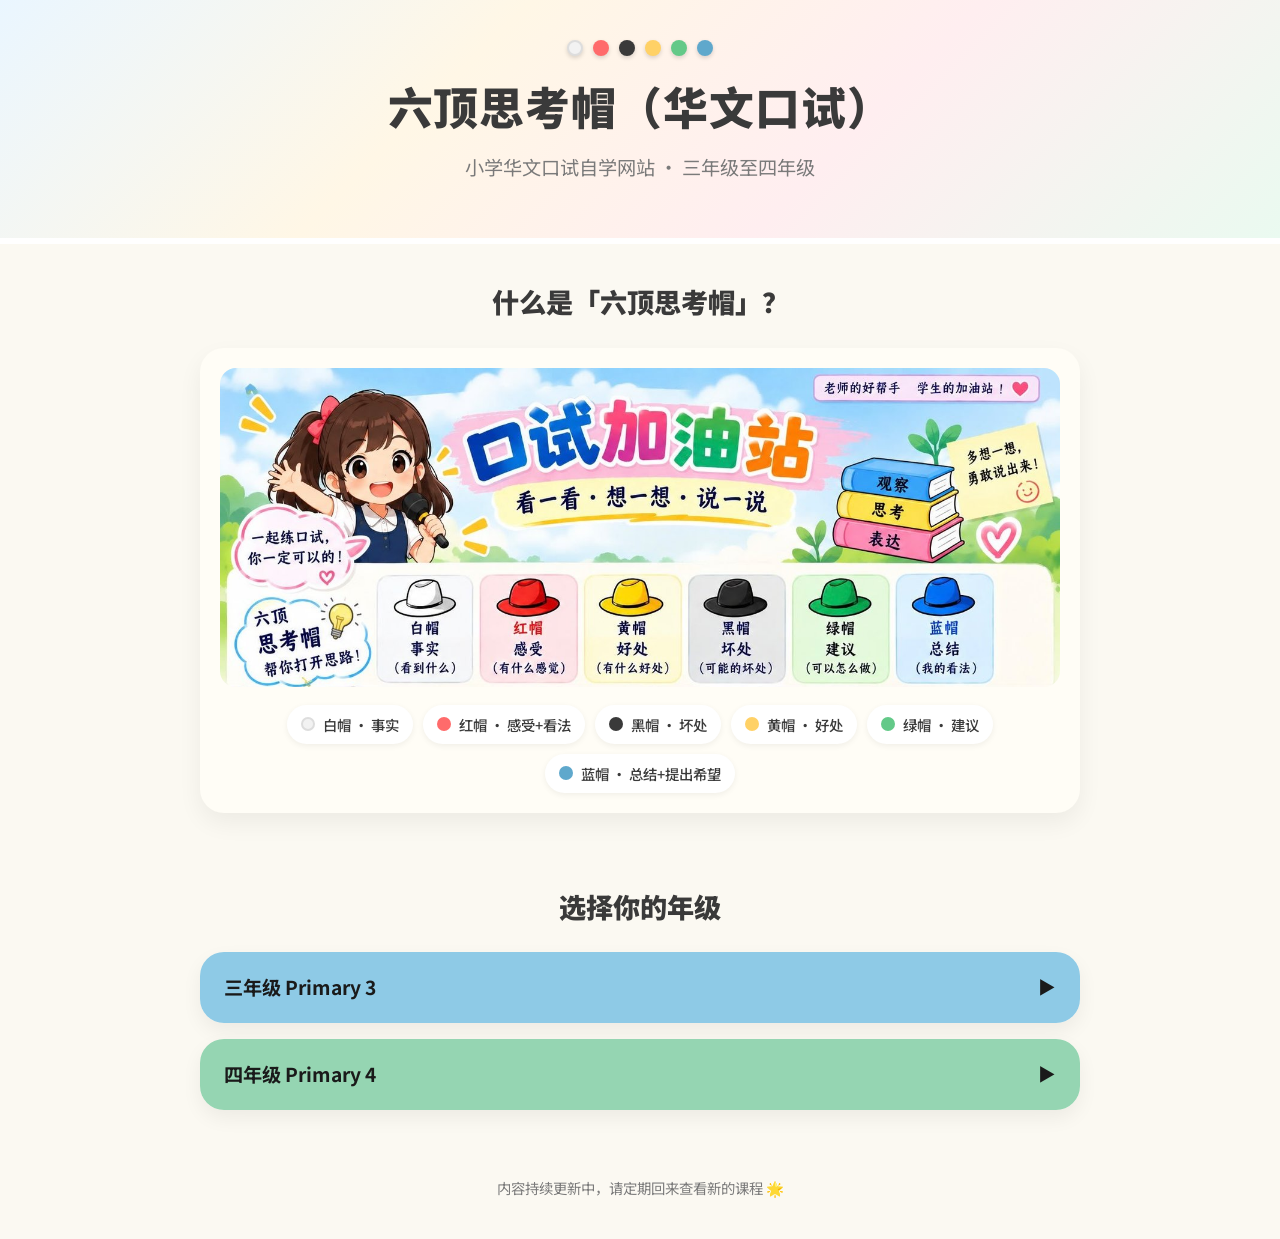
<file: index.html>
<!doctype html>
<html lang="zh">
<head>
<meta charset="UTF-8">
<meta name="viewport" content="width=device-width, initial-scale=1">
<title>六顶思考帽（华文口试）</title>
<meta name="description" content="小学华文口试自学网站，运用六顶思考帽技巧，适合三年级至四年级学生。">
<link rel="preconnect" href="https://fonts.googleapis.com">
<link rel="preconnect" href="https://fonts.gstatic.com" crossorigin>
<link href="https://fonts.googleapis.com/css2?family=Noto+Sans+SC:wght@400;500;700;900&display=swap" rel="stylesheet">
<style>
  :root{
    --cream:#fffdf6;
    --ink:#3a3a3a;
    --muted:#7a7a7a;
    --p3:#8ecae6;
    --p3-dark:#5fa8cc;
    --p4:#95d5b2;
    --p4-dark:#6cbf8f;
    --radius:24px;
  }
  *{ box-sizing:border-box; }
  html{ scroll-behavior:smooth; }
  body{
    margin:0;
    font-family:"Noto Sans SC","PingFang SC","Microsoft YaHei",sans-serif;
    color:var(--ink);
    background:#fbf9f2;
    line-height:1.6;
  }
  a{ color:inherit; }
  img{ max-width:100%; display:block; }

  /* ---------- Header ---------- */
  header.hero{
    padding:40px 20px 56px;
    text-align:center;
    background:linear-gradient(135deg,#eaf6ff 0%,#fff7e6 35%,#ffeef0 65%,#eafaf0 100%);
    border-bottom:6px solid #fff;
  }
  .hat-row{
    display:flex; justify-content:center; gap:10px; margin-bottom:14px; flex-wrap:wrap;
  }
  .hat-dot{
    width:16px; height:16px; border-radius:50%; box-shadow:0 2px 4px rgba(0,0,0,0.15);
  }
  header.hero h1{
    font-size:clamp(1.6rem, 4.5vw, 2.8rem);
    font-weight:900;
    margin:0 0 10px;
    letter-spacing:0.02em;
  }
  header.hero p.subtitle{
    font-size:clamp(1rem, 2.2vw, 1.2rem);
    color:var(--muted);
    margin:0;
  }

  /* ---------- Section shell ---------- */
  section{
    max-width:920px;
    margin:0 auto;
    padding:36px 20px;
  }
  h2.section-title{
    text-align:center;
    font-size:clamp(1.3rem, 3vw, 1.7rem);
    margin:0 0 24px;
    font-weight:900;
  }

  /* ---------- Intro / hats explained ---------- */
  .intro-card{
    background:var(--cream);
    border-radius:var(--radius);
    padding:20px;
    box-shadow:0 10px 24px rgba(0,0,0,0.06);
  }
  .intro-card img{
    border-radius:16px;
    margin:0 auto 18px;
  }
  .legend{
    display:flex; flex-wrap:wrap; gap:10px; justify-content:center;
  }
  .chip{
    display:flex; align-items:center; gap:8px;
    background:#fff; border-radius:999px; padding:8px 14px;
    font-size:0.9rem; font-weight:500;
    box-shadow:0 2px 6px rgba(0,0,0,0.06);
  }
  .chip .dot{ width:14px; height:14px; border-radius:50%; flex:none; }
  .dot.white{ background:#f2f2f2; border:2px solid #ddd; }
  .dot.red{ background:#ff6b6b; }
  .dot.black{ background:#3a3a3a; }
  .dot.yellow{ background:#ffd166; }
  .dot.green{ background:#63c988; }
  .dot.blue{ background:#5fa8cc; }

  /* ---------- Level accordion ---------- */
  .levels{ display:flex; flex-direction:column; gap:16px; }
  details.level{
    border-radius:var(--radius);
    overflow:hidden;
    box-shadow:0 8px 20px rgba(0,0,0,0.06);
    background:var(--cream);
  }
  details.level summary{
    list-style:none;
    cursor:pointer;
    padding:20px 24px;
    display:flex; align-items:center; justify-content:space-between;
    font-size:1.2rem; font-weight:700;
    color:#1a1a1a;
    user-select:none;
  }
  details.level summary::-webkit-details-marker{ display:none; }
  details.level summary .arrow{
    font-size:1.1rem; transition:transform 0.25s ease;
  }
  details.level[open] summary .arrow{ transform:rotate(90deg); }

  details.level[data-level="p3"] summary{ background:var(--p3); }
  details.level[data-level="p4"] summary{ background:var(--p4); }

  .level-body{
    padding:20px 24px 26px;
  }
  .lesson-grid{
    display:grid;
    grid-template-columns:repeat(auto-fill, minmax(150px,1fr));
    gap:16px;
  }
  .lesson-card{
    display:flex; flex-direction:column; align-items:center; gap:10px;
    background:#fff; border-radius:18px; padding:18px 12px;
    text-decoration:none; color:var(--ink);
    box-shadow:0 4px 10px rgba(0,0,0,0.06);
    transition:transform 0.15s ease, box-shadow 0.15s ease;
  }
  .lesson-card:hover{
    transform:translateY(-4px);
    box-shadow:0 10px 20px rgba(0,0,0,0.1);
  }
  .lesson-card .icon{
    width:64px; height:64px; border-radius:50%;
    display:flex; align-items:center; justify-content:center;
    font-size:30px;
    overflow:hidden;
  }
  .lesson-card .icon img{
    width:100%; height:100%;
    object-fit:cover;
  }
  details.level[data-level="p3"] .icon{ background:#e3f3fb; }
  details.level[data-level="p4"] .icon{ background:#e9f8ef; }
  .lesson-card .title{
    font-size:0.95rem; font-weight:700; text-align:center;
  }
  .empty-note{
    text-align:center; color:var(--muted); padding:12px; font-size:0.95rem;
  }

  footer{
    text-align:center;
    padding:30px 20px 40px;
    color:var(--muted);
    font-size:0.9rem;
  }

  @media (max-width:480px){
    details.level summary{ padding:16px 18px; font-size:1.05rem; }
    .level-body{ padding:16px 18px 20px; }
  }
</style>
</head>
<body>

  <header class="hero">
    <div class="hat-row" aria-hidden="true">
      <span class="hat-dot" style="background:#f2f2f2;border:2px solid #ddd;"></span>
      <span class="hat-dot" style="background:#ff6b6b;"></span>
      <span class="hat-dot" style="background:#3a3a3a;"></span>
      <span class="hat-dot" style="background:#ffd166;"></span>
      <span class="hat-dot" style="background:#63c988;"></span>
      <span class="hat-dot" style="background:#5fa8cc;"></span>
    </div>
    <h1>六顶思考帽（华文口试）</h1>
    <p class="subtitle">小学华文口试自学网站 · 三年级至四年级</p>
  </header>

  <section aria-labelledby="intro-title">
    <h2 class="section-title" id="intro-title">什么是「六顶思考帽」？</h2>
    <div class="intro-card">
      <img src="images/hero-banner.jpg" alt="口试加油站：六顶思考帽介绍图，白帽代表事实，红帽代表感受，黄帽代表好处，黑帽代表坏处，绿帽代表建议，蓝帽代表总结与看法">
      <div class="legend">
        <span class="chip"><span class="dot white"></span>白帽 · 事实</span>
        <span class="chip"><span class="dot red"></span>红帽 · 感受+看法</span>
        <span class="chip"><span class="dot black"></span>黑帽 · 坏处</span>
        <span class="chip"><span class="dot yellow"></span>黄帽 · 好处</span>
        <span class="chip"><span class="dot green"></span>绿帽 · 建议</span>
        <span class="chip"><span class="dot blue"></span>蓝帽 · 总结+提出希望</span>
      </div>
    </div>
  </section>

  <section aria-labelledby="levels-title">
    <h2 class="section-title" id="levels-title">选择你的年级</h2>
    <div class="levels" id="levels">
      <details class="level" data-level="p3">
        <summary>三年级 Primary 3 <span class="arrow">▶</span></summary>
        <div class="level-body"><div class="lesson-grid" data-grid="p3"></div></div>
      </details>
      <details class="level" data-level="p4">
        <summary>四年级 Primary 4 <span class="arrow">▶</span></summary>
        <div class="level-body"><div class="lesson-grid" data-grid="p4"></div></div>
      </details>
    </div>
  </section>

  <footer>
    内容持续更新中，请定期回来查看新的课程 🌟
  </footer>

  <script src="lessons-data.js"></script>
  <script>
    // 把每个年级的课程渲染成卡片
    (function renderLessons(){
      var data = window.LESSONS || {};
      document.querySelectorAll('[data-grid]').forEach(function(grid){
        var level = grid.getAttribute('data-grid');
        var lessons = data[level] || [];
        if(lessons.length === 0){
          var note = document.createElement('p');
          note.className = 'empty-note';
          note.textContent = '课程准备中，敬请期待～';
          grid.appendChild(note);
          return;
        }
        lessons.forEach(function(lesson){
          var a = document.createElement('a');
          a.className = 'lesson-card';
          a.href = lesson.link || '#';
          var icon = document.createElement('div');
          icon.className = 'icon';
          if(lesson.thumb){
            var thumbImg = document.createElement('img');
            thumbImg.src = lesson.thumb;
            thumbImg.alt = '';
            icon.appendChild(thumbImg);
          } else {
            icon.textContent = lesson.icon || '📘';
          }
          var title = document.createElement('div');
          title.className = 'title';
          title.textContent = lesson.title || '未命名课程';
          a.appendChild(icon);
          a.appendChild(title);
          grid.appendChild(a);
        });
      });
    })();

    // 手风琴效果：打开一个年级时，自动收起其他年级
    (function accordion(){
      var allDetails = document.querySelectorAll('#levels details.level');
      allDetails.forEach(function(d){
        d.addEventListener('toggle', function(){
          if(d.open){
            allDetails.forEach(function(other){
              if(other !== d) other.open = false;
            });
          }
        });
      });
    })();
  </script>
</body>
</html>
</file>
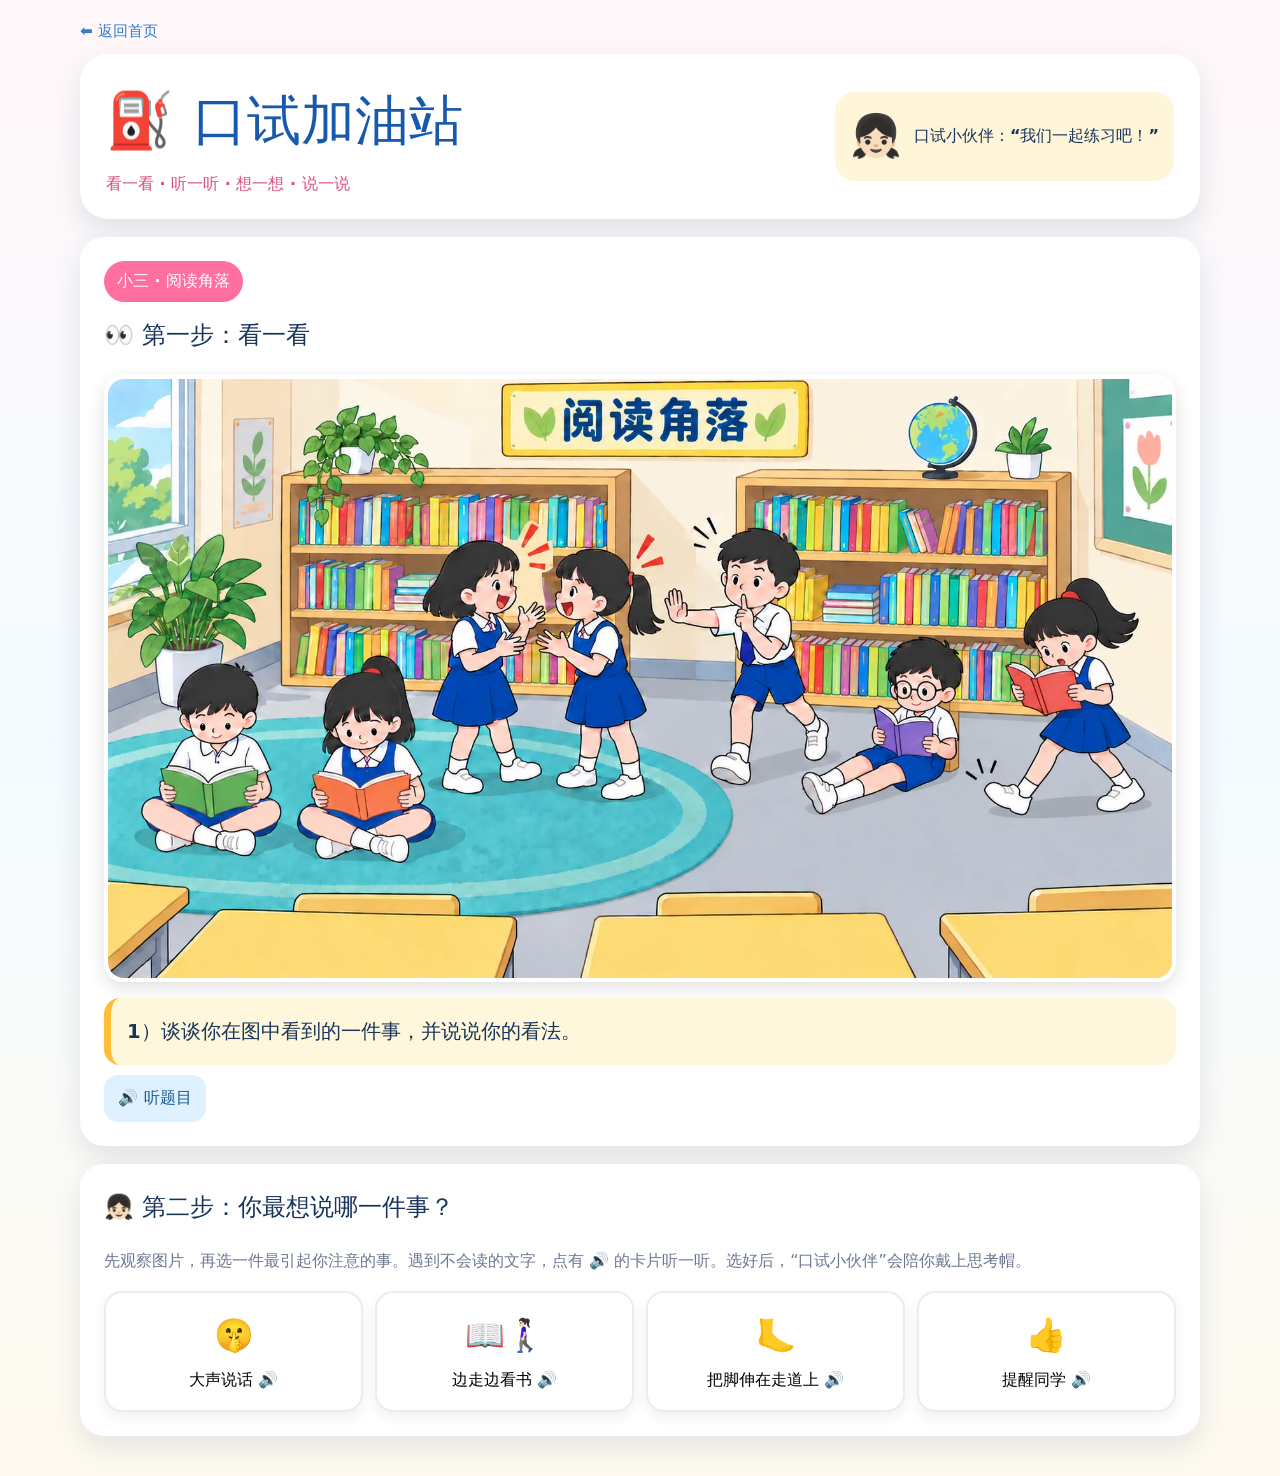
<file: lessons/p3-reading-corner/index.html>
<!doctype html>
<html lang="zh-Hans">
<head>
  <meta charset="UTF-8">
  <meta name="viewport" content="width=device-width, initial-scale=1">
  <meta name="theme-color" content="#f3f7fb">
  <title>阅读角落123 · 六顶思考帽</title>
  <link rel="stylesheet" href="../lesson.css">
</head>
<body>
  <main id="lesson-root"></main>

  <script src="data.js"></script>
  <script src="../lesson.js"></script>
</body>
</html>
</file>
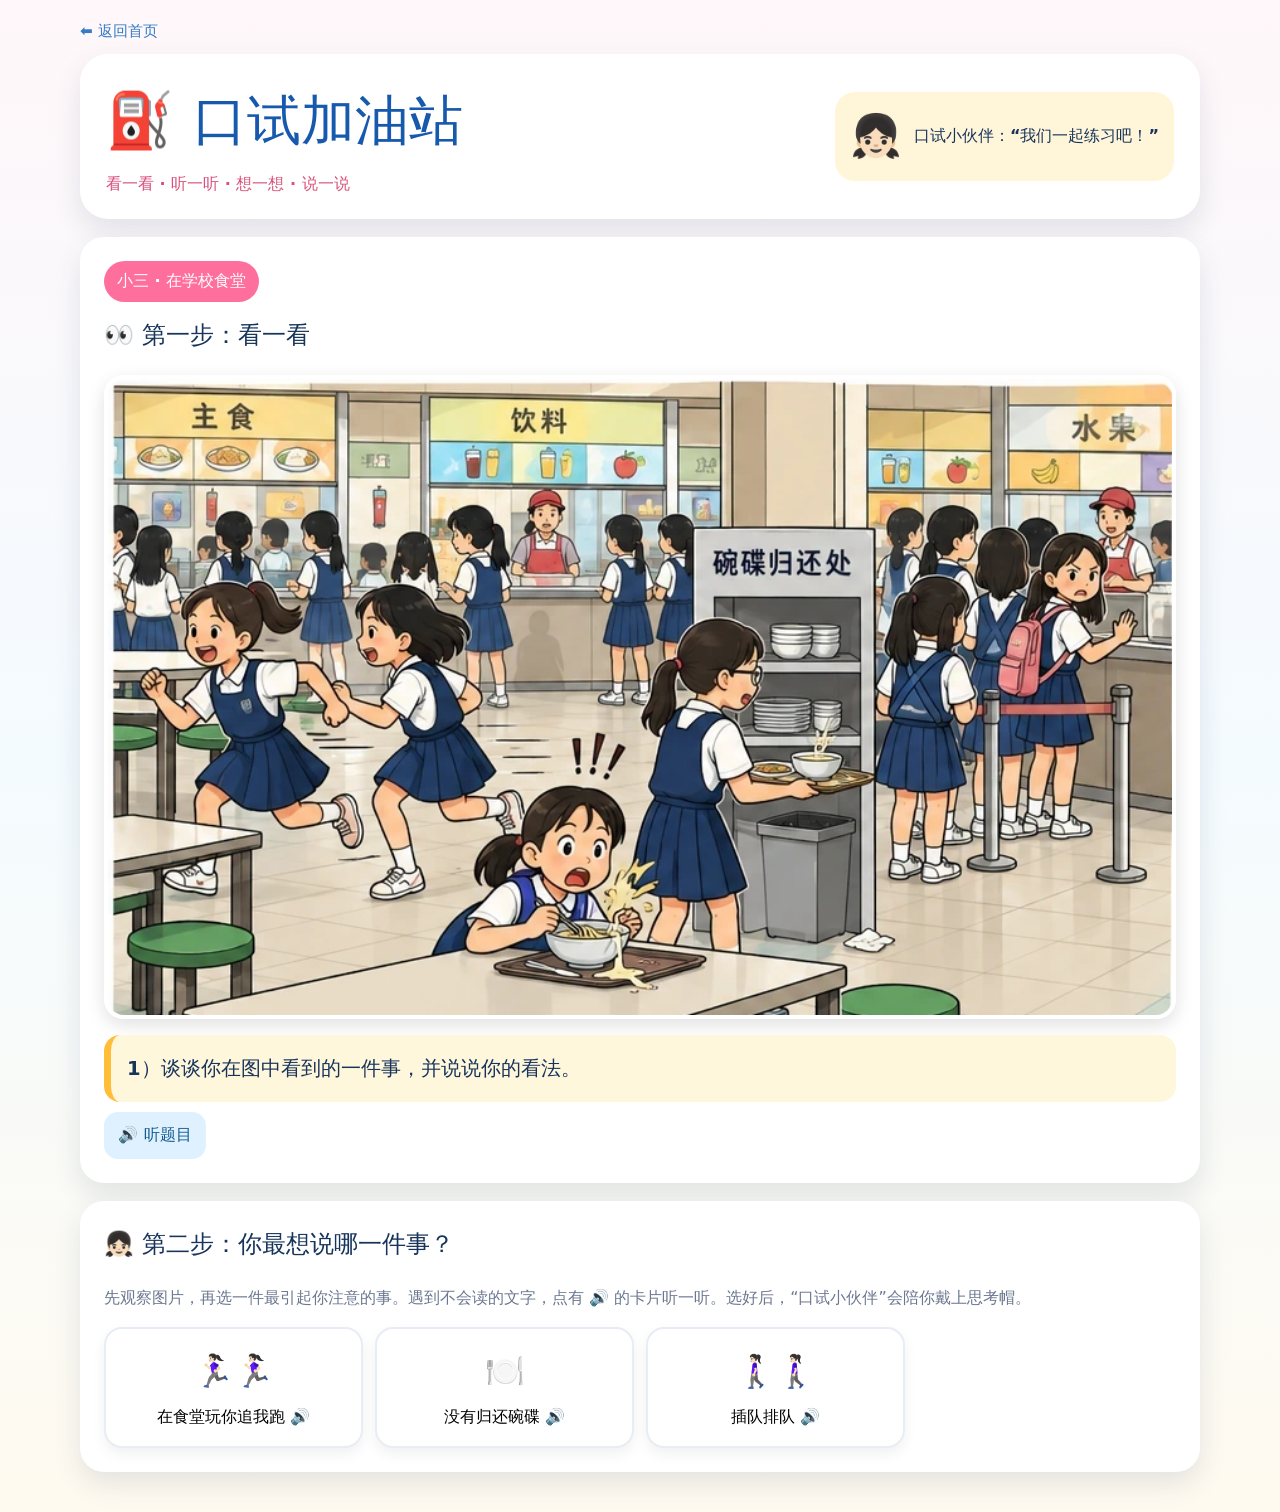
<file: lessons/p3-school-canteen/index.html>
<!doctype html>
<html lang="zh-Hans">
<head>
  <meta charset="UTF-8">
  <meta name="viewport" content="width=device-width, initial-scale=1">
  <meta name="theme-color" content="#f3f7fb">
  <title>在学校食堂 · 六顶思考帽</title>
  <link rel="stylesheet" href="../lesson.css">
</head>
<body>
  <main id="lesson-root"></main>
  <script src="data.js"></script>
  <script src="../lesson.js"></script>
</body>
</html>
</file>
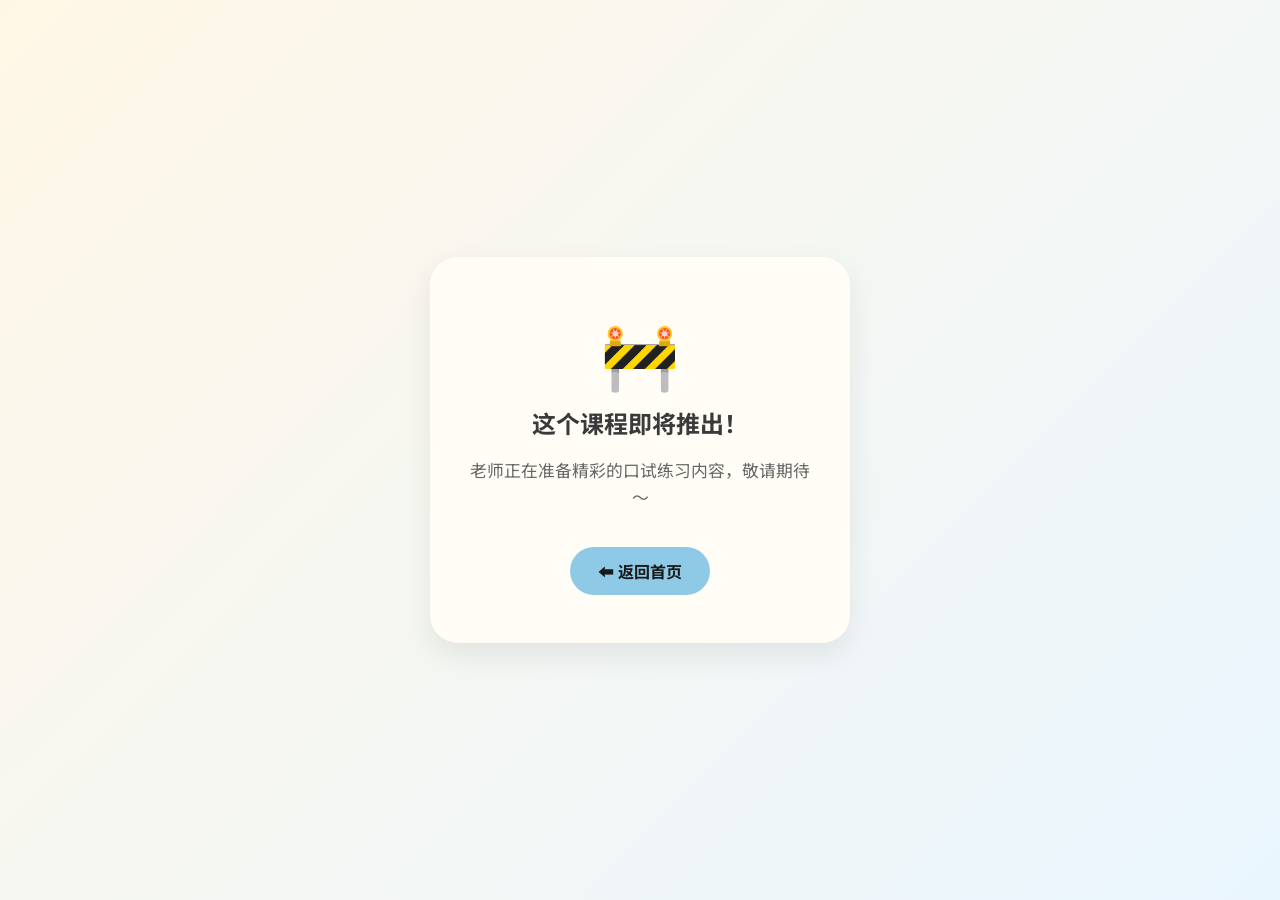
<file: lessons/coming-soon.html>
<!doctype html>
<html lang="zh">
<head>
<meta charset="UTF-8">
<meta name="viewport" content="width=device-width, initial-scale=1">
<title>课程即将推出 · 六顶思考帽（华文口试）</title>
<link rel="preconnect" href="https://fonts.googleapis.com">
<link rel="preconnect" href="https://fonts.gstatic.com" crossorigin>
<link href="https://fonts.googleapis.com/css2?family=Noto+Sans+SC:wght@400;700;900&display=swap" rel="stylesheet">
<style>
  :root{ --cream:#fffdf6; --ink:#3a3a3a; }
  *{box-sizing:border-box;}
  body{
    margin:0; min-height:100vh; display:flex; align-items:center; justify-content:center;
    background:linear-gradient(135deg,#fff7e6,#eaf6ff);
    font-family:"Noto Sans SC","PingFang SC","Microsoft YaHei",sans-serif;
    color:var(--ink); padding:24px;
  }
  .card{
    background:var(--cream); border-radius:28px; padding:48px 40px; max-width:420px;
    text-align:center; box-shadow:0 12px 30px rgba(0,0,0,0.08);
  }
  .emoji{font-size:64px; margin-bottom:8px;}
  h1{font-size:1.5rem; margin:8px 0;}
  p{font-size:1.05rem; line-height:1.6; color:#666;}
  a.back{
    display:inline-block; margin-top:20px; padding:12px 28px; border-radius:999px;
    background:#8ecae6; color:#1a1a1a; text-decoration:none; font-weight:700;
  }
  a.back:hover{ background:#74b9d8; }
</style>
</head>
<body>
  <div class="card">
    <div class="emoji">🚧</div>
    <h1>这个课程即将推出！</h1>
    <p>老师正在准备精彩的口试练习内容，敬请期待～</p>
    <a class="back" href="../index.html">⬅ 返回首页</a>
  </div>
</body>
</html>
</file>
<file: lessons/lesson.css>
/* ============================================================
   lesson.css — 所有课程共用的样式
   ------------------------------------------------------------
   请勿在这里加入某一课特有的内容；课程内容一律放在各课的
   data.js 里。这个文件改一次，所有课程页面都会一起更新。

   2026-09 更新：课程模板改为「情境挑选 + 六顶思考帽 + 录音」的
   样式（参考老师提供的「阅读角落」示范网页），取代旧版的固定
   帮助词语卡片样式。
   ============================================================ */

:root {
  --ink: #17345b;
  --muted: #6c7890;
  --shadow: 0 12px 28px rgba(42, 67, 100, 0.12);
  --radius: 24px;
  font-synthesis: none;
}

* {
  box-sizing: border-box;
}

html {
  -webkit-text-size-adjust: 100%;
  text-size-adjust: 100%;
}

body {
  margin: 0;
  min-width: 280px;
  font-family: "Noto Sans SC", "PingFang SC", "Microsoft YaHei", system-ui, sans-serif;
  color: var(--ink);
  background: linear-gradient(180deg, #fff7f9, #f4fbff 50%, #fffaf0);
  line-height: 1.65;
  overflow-wrap: break-word;
}

button,
audio {
  font: inherit;
}

img {
  max-width: 100%;
}

.wrap {
  width: min(1120px, calc(100% - 24px));
  margin: 0 auto;
  padding:
    max(18px, env(safe-area-inset-top))
    max(0px, env(safe-area-inset-right))
    max(40px, env(safe-area-inset-bottom))
    max(0px, env(safe-area-inset-left));
}

/* ---------- Header ---------- */
.back-link {
  display: inline-block;
  margin-bottom: 10px;
  color: #347cc6;
  font-weight: 700;
  text-decoration: none;
  font-size: 0.95rem;
}

.back-link:hover {
  text-decoration: underline;
}

.top {
  background: white;
  border-radius: 28px;
  padding: 22px 26px;
  box-shadow: var(--shadow);
  display: flex;
  justify-content: space-between;
  gap: 16px;
  align-items: center;
  flex-wrap: wrap;
}

.brand h1 {
  margin: 0;
  font-size: clamp(2rem, 5vw, 3.4rem);
  color: #1759ad;
}

.brand p {
  margin: 5px 0 0;
  font-weight: 800;
  color: #d8507b;
}

.friend {
  display: flex;
  align-items: center;
  gap: 12px;
  background: #fff5d9;
  padding: 10px 15px;
  border-radius: 20px;
  font-weight: 800;
}

.avatar {
  font-size: 2.6rem;
}

/* ---------- Cards ---------- */
.card {
  background: white;
  border-radius: var(--radius);
  box-shadow: var(--shadow);
  padding: 24px;
  margin-top: 18px;
}

.card h2 {
  margin-top: 0;
  font-size: clamp(1.2rem, 3vw, 1.5rem);
}

.grade {
  display: inline-block;
  background: #ff6f9d;
  color: white;
  padding: 7px 13px;
  border-radius: 999px;
  font-weight: 900;
}

.picture {
  width: 100%;
  border-radius: 20px;
  display: block;
  margin: 16px 0;
  border: 4px solid white;
  box-shadow: 0 6px 18px rgba(0, 0, 0, 0.12);
}

.question {
  font-size: 1.22rem;
  font-weight: 900;
  line-height: 1.8;
  background: #fff7dc;
  border-left: 7px solid #ffbd38;
  padding: 16px;
  border-radius: 16px;
}

.note {
  color: var(--muted);
  line-height: 1.7;
}

.speak {
  border: 0;
  background: #dff1ff;
  color: #135b90;
  border-radius: 14px;
  padding: 10px 14px;
  font-weight: 900;
  cursor: pointer;
  margin-top: 10px;
  touch-action: manipulation;
}

.secondary {
  border: 0;
  background: #f0f2f5;
  padding: 9px 12px;
  border-radius: 12px;
  font-weight: 800;
  cursor: pointer;
}

/* ---------- Step 2: choose an event ---------- */
.event-grid {
  display: grid;
  grid-template-columns: repeat(4, 1fr);
  gap: 12px;
  margin-top: 14px;
}

.event {
  border: 2px solid #e8edf5;
  background: #fff;
  border-radius: 18px;
  padding: 16px 10px;
  cursor: pointer;
  font-weight: 900;
  min-height: 100px;
  box-shadow: 0 6px 14px rgba(0, 0, 0, 0.06);
  touch-action: manipulation;
}

.event:hover,
.event.active {
  border-color: #ff80a7;
  background: #fff2f6;
  transform: translateY(-2px);
}

.event .ico {
  font-size: 2rem;
  display: block;
  margin-bottom: 6px;
}

/* ---------- Step 3: hats ---------- */
.flow {
  display: flex;
  align-items: center;
  gap: 8px;
  flex-wrap: wrap;
  margin: 16px 0;
}

.flow span {
  font-weight: 900;
}

.flow .arrow {
  color: #9aa5b4;
  font-weight: 400;
}

.hats {
  display: grid;
  grid-template-columns: repeat(5, 1fr);
  gap: 10px;
}

.hat {
  border: 0;
  border-radius: 18px;
  padding: 15px 8px;
  cursor: pointer;
  font-weight: 900;
  min-height: 108px;
  box-shadow: 0 7px 14px rgba(0, 0, 0, 0.08);
  touch-action: manipulation;
}

.hat.active {
  outline: 5px solid rgba(36, 125, 255, 0.2);
  transform: translateY(-2px);
}

.hat small {
  display: block;
  margin-top: 5px;
  font-weight: 700;
}

.hat.white { background: #fff; border: 2px solid #dfe3e8; }
.hat.red { background: #ff9da8; }
.hat.black { background: #333b49; color: #fff; }
.hat.yellow { background: #ffe36c; }
.hat.green { background: #8ee3a4; }
.hat.blue { background: #8acbff; }

.panel {
  margin-top: 16px;
  padding: 20px;
  border-radius: 20px;
  background: #f8fbff;
  border: 2px solid #e4edf7;
}

.panel[hidden] {
  display: none;
}

.panel h3 {
  margin: 0 0 7px;
}

.prompt {
  font-weight: 800;
}

.green-guide {
  margin: 14px 0;
  padding: 16px;
  background: #effcf2;
  border: 2px solid #b9e9c3;
  border-radius: 16px;
  line-height: 2;
}

.green-guide[hidden] {
  display: none;
}

.words {
  display: flex;
  gap: 9px;
  flex-wrap: wrap;
  margin: 13px 0;
}

.word {
  border: 1px solid #dfe6ef;
  background: white;
  border-radius: 999px;
  padding: 9px 12px;
  cursor: pointer;
  font-weight: 900;
  touch-action: manipulation;
}

.sentence {
  background: #fff6e8;
  border-radius: 14px;
  padding: 13px;
  margin: 12px 0;
  line-height: 1.7;
}

.example {
  background: white;
  border-radius: 16px;
  padding: 15px;
  border: 1px solid #e5e9ef;
  line-height: 1.85;
}

.example.hidden-text .answer {
  filter: blur(7px);
  user-select: none;
}

.actions {
  display: flex;
  gap: 9px;
  flex-wrap: wrap;
  margin-top: 10px;
}

/* ---------- Step 4: record ---------- */
.record-box {
  text-align: center;
  background: linear-gradient(135deg, #fff0f5, #edf7ff);
}

.record-btn {
  border: 0;
  border-radius: 999px;
  padding: 17px 24px;
  font-size: 1.12rem;
  font-weight: 900;
  cursor: pointer;
  background: #ff5f85;
  color: white;
  touch-action: manipulation;
}

.record-btn.stop {
  background: #3e4a5d;
}

.timer {
  font-size: 1.4rem;
  font-weight: 900;
  margin: 12px;
}

.playback {
  margin-top: 12px;
  width: min(100%, 500px);
}

/* ---------- Challenge ---------- */
.challenge {
  background: #f1fae9;
  border: 2px dashed #91c86d;
}

[hidden] {
  display: none !important;
}

@media (max-width: 760px) {
  .event-grid { grid-template-columns: 1fr 1fr; }
  .hats { grid-template-columns: repeat(2, 1fr); }
}

@media (max-width: 440px) {
  .wrap { width: min(100% - 16px, 1120px); }
  .card { padding: 17px; }
  .top { padding: 18px 20px; }
  .event-grid { grid-template-columns: 1fr; }
  .hats { grid-template-columns: 1fr 1fr; }
}

@media (prefers-reduced-motion: reduce) {
  *,
  *::before,
  *::after {
    scroll-behavior: auto !important;
    transition: none !important;
  }
}
</file>
